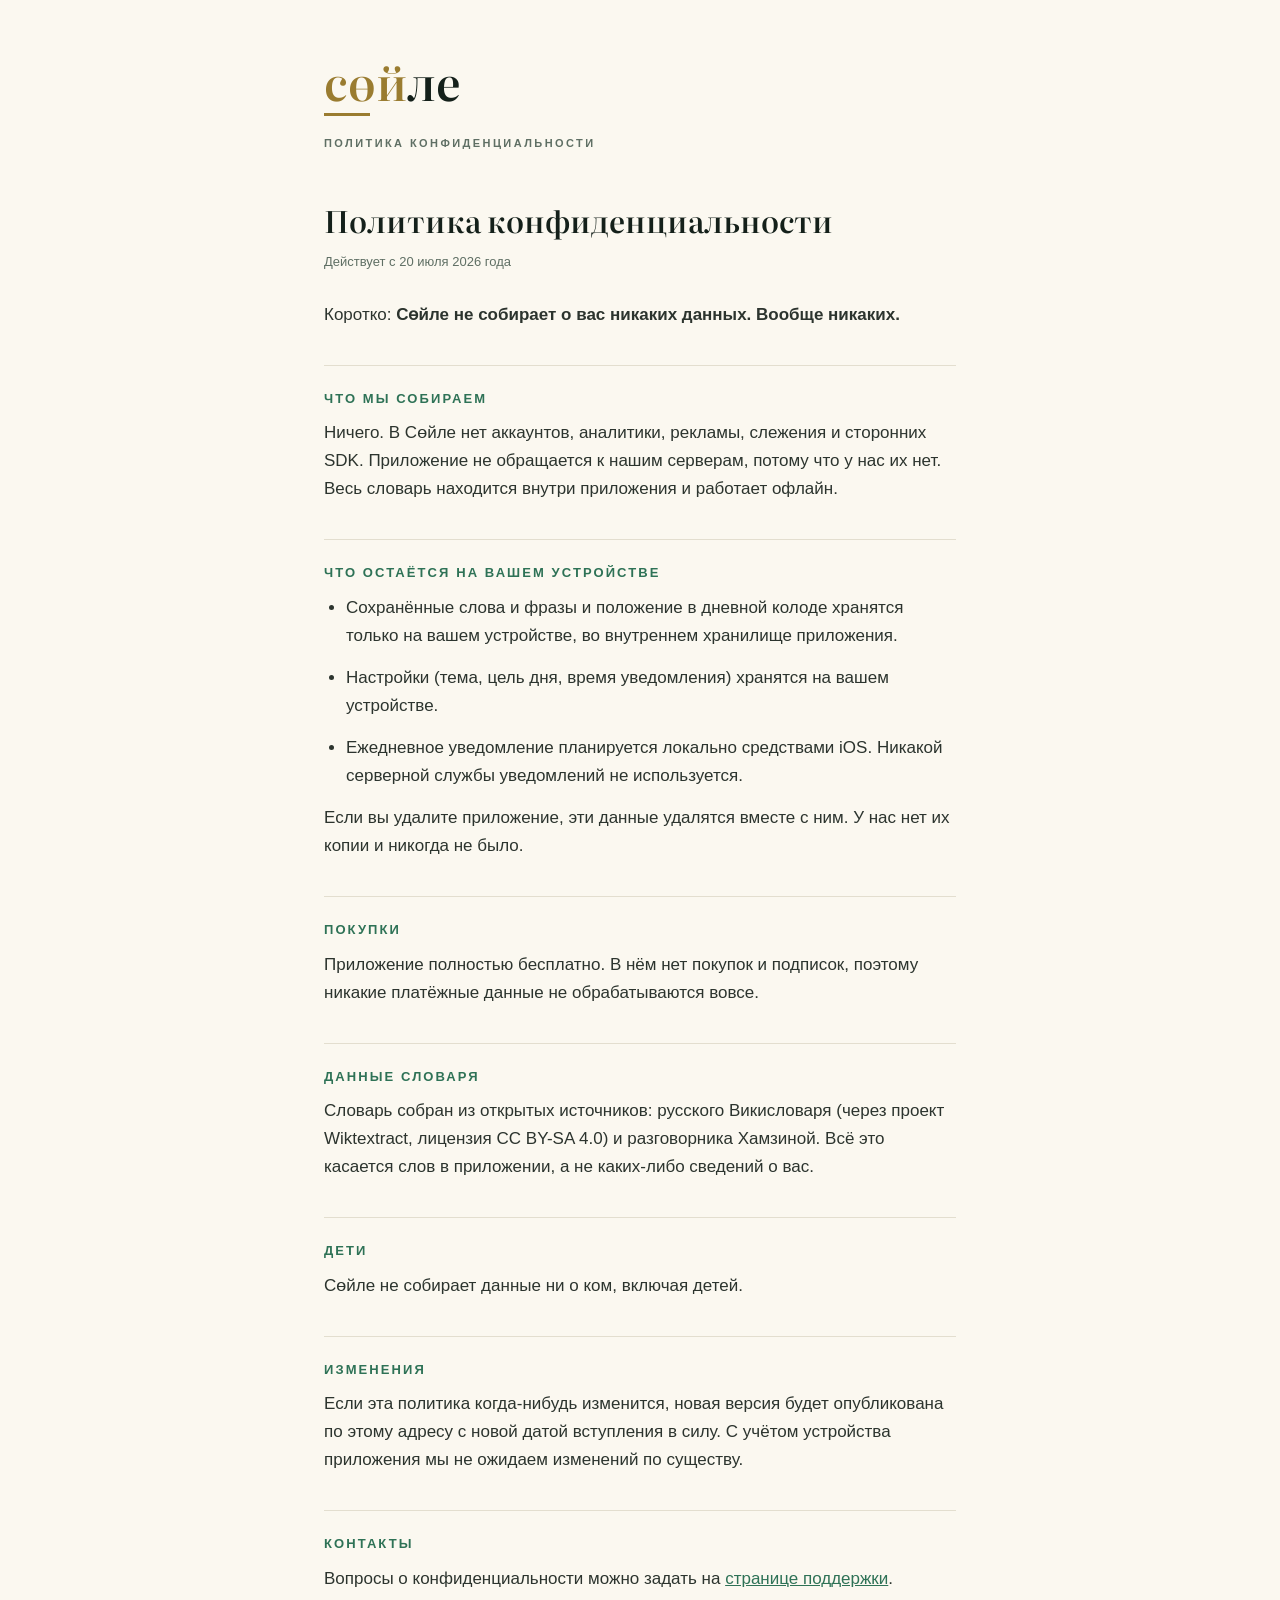
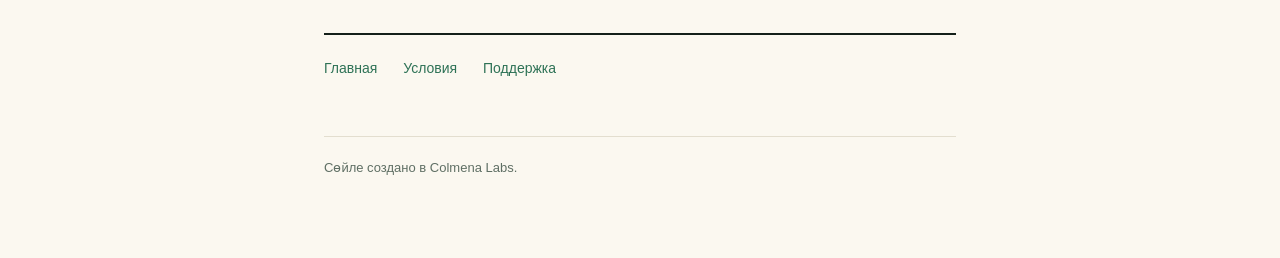
<file: privacy/index.html>
<!DOCTYPE html>
<html lang="ru">
<head>
<meta charset="utf-8">
<meta name="viewport" content="width=device-width, initial-scale=1">
<title>Политика конфиденциальности — Сөйле</title>
<link rel="stylesheet" href="../style.css">
</head>
<body>
<header>
  <a class="mark" href="../"><b>сөй</b>ле<span class="tick"></span></a>
  <div class="meta">Политика конфиденциальности</div>
</header>

<h1>Политика конфиденциальности</h1>
<p class="updated">Действует с 20 июля 2026 года</p>

<p>Коротко: <strong>Сөйле не собирает о вас никаких данных. Вообще никаких.</strong></p>

<h2>Что мы собираем</h2>
<p>Ничего. В Сөйле нет аккаунтов, аналитики, рекламы, слежения и сторонних SDK. Приложение не обращается к нашим серверам, потому что у нас их нет. Весь словарь находится внутри приложения и работает офлайн.</p>

<h2>Что остаётся на вашем устройстве</h2>
<ul>
  <li>Сохранённые слова и фразы и положение в дневной колоде хранятся только на вашем устройстве, во внутреннем хранилище приложения.</li>
  <li>Настройки (тема, цель дня, время уведомления) хранятся на вашем устройстве.</li>
  <li>Ежедневное уведомление планируется локально средствами iOS. Никакой серверной службы уведомлений не используется.</li>
</ul>
<p>Если вы удалите приложение, эти данные удалятся вместе с ним. У нас нет их копии и никогда не было.</p>

<h2>Покупки</h2>
<p>Приложение полностью бесплатно. В нём нет покупок и подписок, поэтому никакие платёжные данные не обрабатываются вовсе.</p>

<h2>Данные словаря</h2>
<p>Словарь собран из открытых источников: русского Викисловаря (через проект Wiktextract, лицензия CC BY-SA 4.0) и разговорника Хамзиной. Всё это касается слов в приложении, а не каких-либо сведений о вас.</p>

<h2>Дети</h2>
<p>Сөйле не собирает данные ни о ком, включая детей.</p>

<h2>Изменения</h2>
<p>Если эта политика когда-нибудь изменится, новая версия будет опубликована по этому адресу с новой датой вступления в силу. С учётом устройства приложения мы не ожидаем изменений по существу.</p>

<h2>Контакты</h2>
<p>Вопросы о конфиденциальности можно задать на <a href="../support/">странице поддержки</a>.</p>

<nav>
  <a href="../">Главная</a>
  <a href="../terms/">Условия</a>
  <a href="../support/">Поддержка</a>
</nav>

<footer>Сөйле создано в Colmena Labs.</footer>
</body>
</html>
</file>
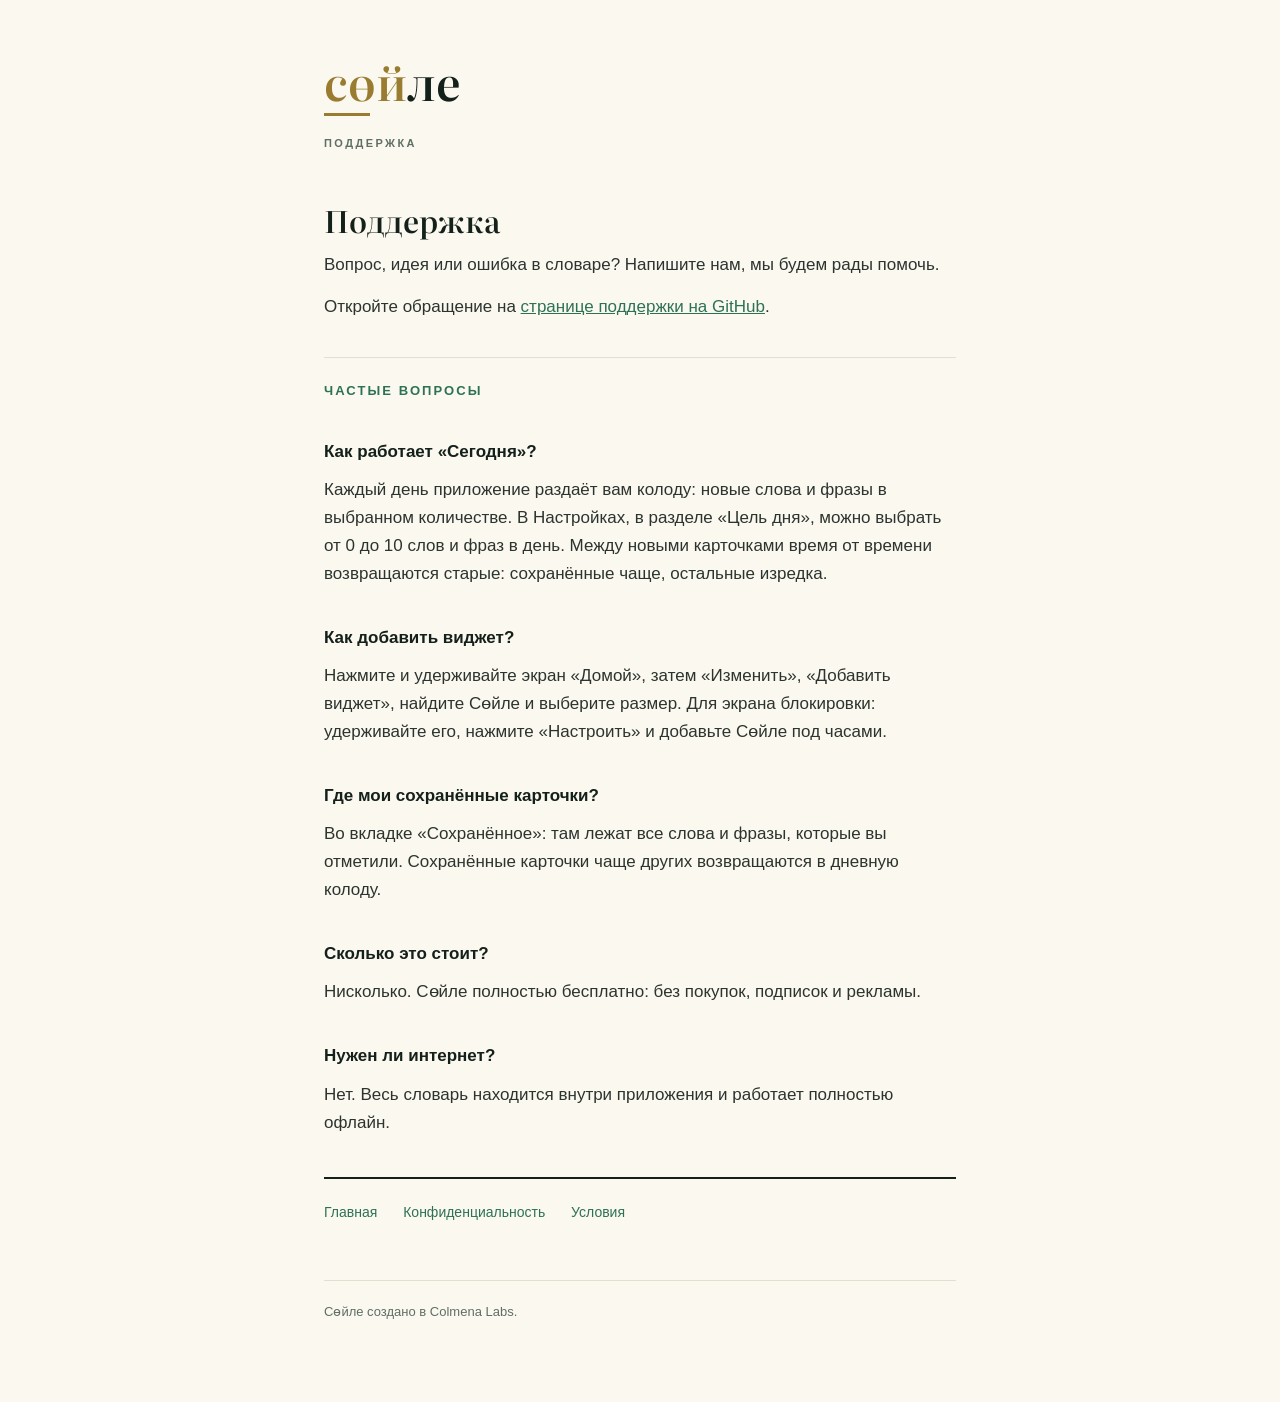
<file: support/index.html>
<!DOCTYPE html>
<html lang="ru">
<head>
<meta charset="utf-8">
<meta name="viewport" content="width=device-width, initial-scale=1">
<title>Поддержка — Сөйле</title>
<link rel="stylesheet" href="../style.css">
</head>
<body>
<header>
  <a class="mark" href="../"><b>сөй</b>ле<span class="tick"></span></a>
  <div class="meta">Поддержка</div>
</header>

<h1>Поддержка</h1>
<p>Вопрос, идея или ошибка в словаре? Напишите нам, мы будем рады помочь.</p>
<p>Откройте обращение на <a href="https://github.com/emmanueljcolmenares/soyle-site/issues">странице поддержки на GitHub</a>.</p>

<h2>Частые вопросы</h2>

<h2 style="border-top:0;padding-top:0;color:var(--ink);text-transform:none;letter-spacing:0;font-size:17px;font-weight:600;">Как работает «Сегодня»?</h2>
<p>Каждый день приложение раздаёт вам колоду: новые слова и фразы в выбранном количестве. В Настройках, в разделе «Цель дня», можно выбрать от 0 до 10 слов и фраз в день. Между новыми карточками время от времени возвращаются старые: сохранённые чаще, остальные изредка.</p>

<h2 style="border-top:0;padding-top:0;color:var(--ink);text-transform:none;letter-spacing:0;font-size:17px;font-weight:600;">Как добавить виджет?</h2>
<p>Нажмите и удерживайте экран «Домой», затем «Изменить», «Добавить виджет», найдите Сөйле и выберите размер. Для экрана блокировки: удерживайте его, нажмите «Настроить» и добавьте Сөйле под часами.</p>

<h2 style="border-top:0;padding-top:0;color:var(--ink);text-transform:none;letter-spacing:0;font-size:17px;font-weight:600;">Где мои сохранённые карточки?</h2>
<p>Во вкладке «Сохранённое»: там лежат все слова и фразы, которые вы отметили. Сохранённые карточки чаще других возвращаются в дневную колоду.</p>

<h2 style="border-top:0;padding-top:0;color:var(--ink);text-transform:none;letter-spacing:0;font-size:17px;font-weight:600;">Сколько это стоит?</h2>
<p>Нисколько. Сөйле полностью бесплатно: без покупок, подписок и рекламы.</p>

<h2 style="border-top:0;padding-top:0;color:var(--ink);text-transform:none;letter-spacing:0;font-size:17px;font-weight:600;">Нужен ли интернет?</h2>
<p>Нет. Весь словарь находится внутри приложения и работает полностью офлайн.</p>

<nav>
  <a href="../">Главная</a>
  <a href="../privacy/">Конфиденциальность</a>
  <a href="../terms/">Условия</a>
</nav>

<footer>Сөйле создано в Colmena Labs.</footer>
</body>
</html>
</file>
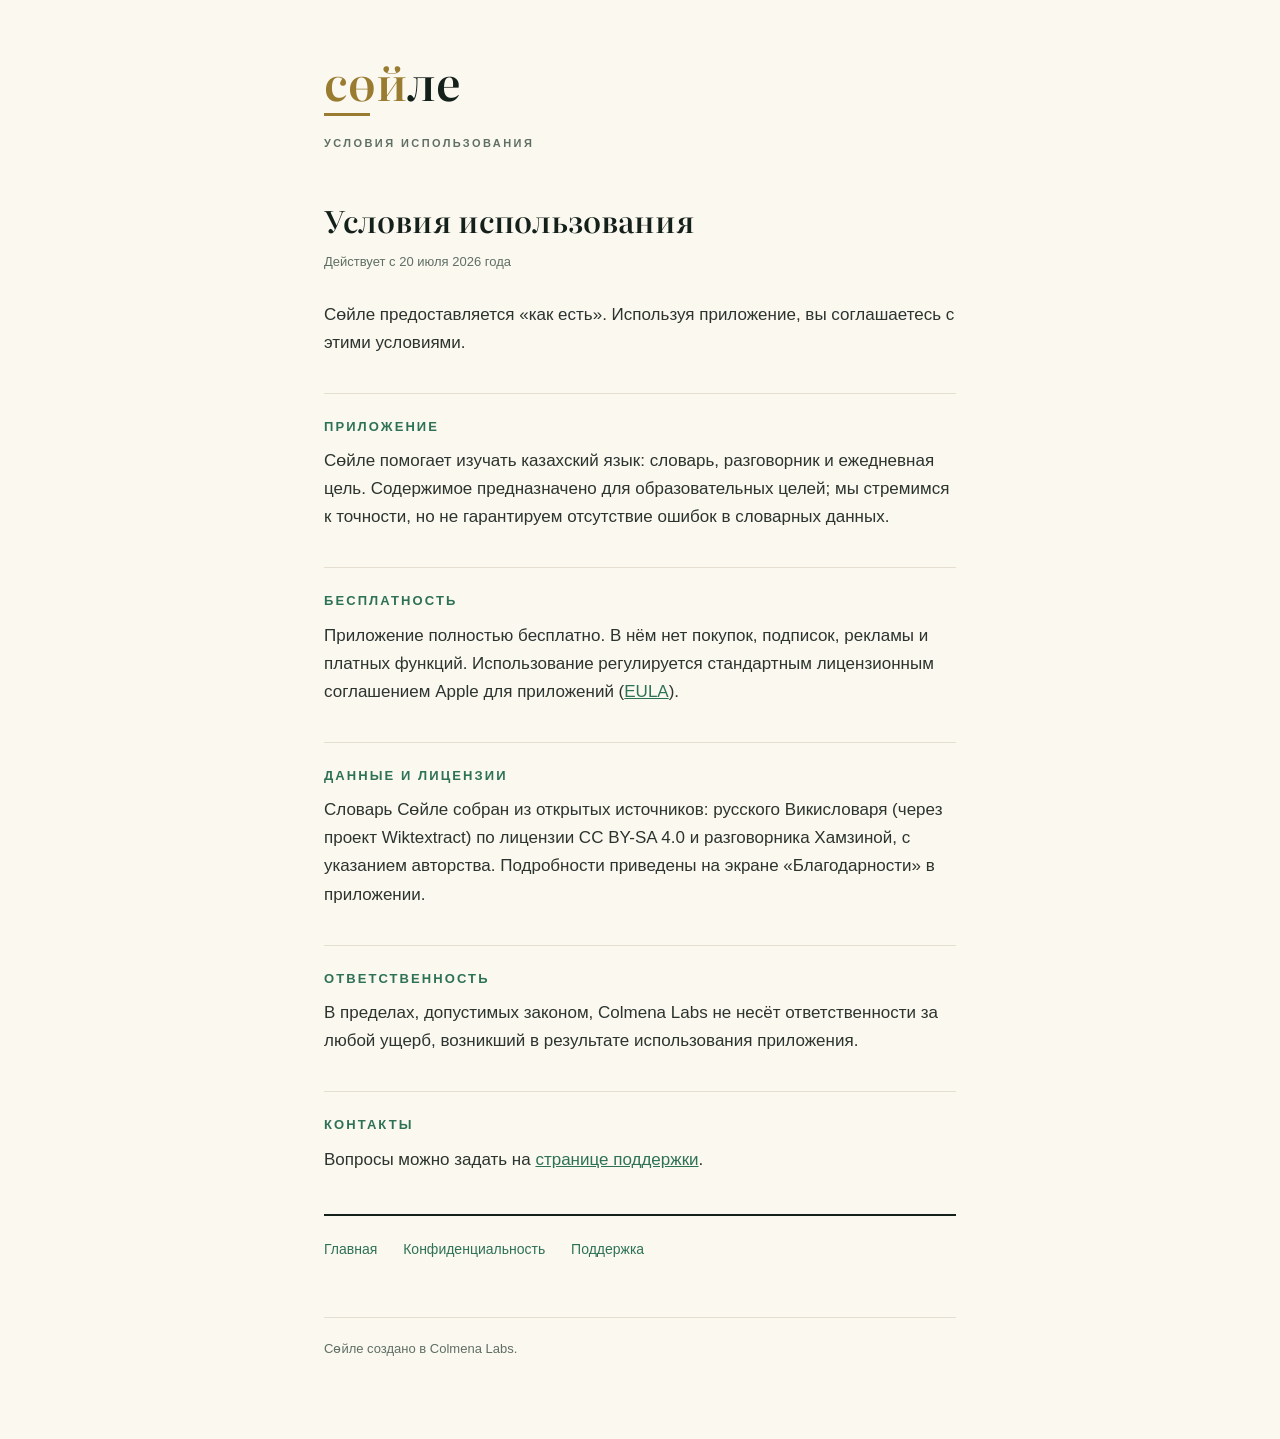
<file: terms/index.html>
<!DOCTYPE html>
<html lang="ru">
<head>
<meta charset="utf-8">
<meta name="viewport" content="width=device-width, initial-scale=1">
<title>Условия использования — Сөйле</title>
<link rel="stylesheet" href="../style.css">
</head>
<body>
<header>
  <a class="mark" href="../"><b>сөй</b>ле<span class="tick"></span></a>
  <div class="meta">Условия использования</div>
</header>

<h1>Условия использования</h1>
<p class="updated">Действует с 20 июля 2026 года</p>

<p>Сөйле предоставляется «как есть». Используя приложение, вы соглашаетесь с этими условиями.</p>

<h2>Приложение</h2>
<p>Сөйле помогает изучать казахский язык: словарь, разговорник и ежедневная цель. Содержимое предназначено для образовательных целей; мы стремимся к точности, но не гарантируем отсутствие ошибок в словарных данных.</p>

<h2>Бесплатность</h2>
<p>Приложение полностью бесплатно. В нём нет покупок, подписок, рекламы и платных функций. Использование регулируется стандартным лицензионным соглашением Apple для приложений (<a href="https://www.apple.com/legal/internet-services/itunes/dev/stdeula/">EULA</a>).</p>

<h2>Данные и лицензии</h2>
<p>Словарь Сөйле собран из открытых источников: русского Викисловаря (через проект Wiktextract) по лицензии CC BY-SA 4.0 и разговорника Хамзиной, с указанием авторства. Подробности приведены на экране «Благодарности» в приложении.</p>

<h2>Ответственность</h2>
<p>В пределах, допустимых законом, Colmena Labs не несёт ответственности за любой ущерб, возникший в результате использования приложения.</p>

<h2>Контакты</h2>
<p>Вопросы можно задать на <a href="../support/">странице поддержки</a>.</p>

<nav>
  <a href="../">Главная</a>
  <a href="../privacy/">Конфиденциальность</a>
  <a href="../support/">Поддержка</a>
</nav>

<footer>Сөйле создано в Colmena Labs.</footer>
</body>
</html>
</file>
<file: style.css>
@font-face {
  font-family: 'Literata Hero';
  src: url('Literata-Hero.ttf');
  font-display: swap;
}
:root {
  --paper: #FBF8F0;
  --ink: #14201A;
  --muted: #5F6F64;
  --rule: #E3DECF;
  --accent: #2E7256;   /* steppe green */
  --gold:   #9A7C30;
}
* { margin: 0; box-sizing: border-box; }
body {
  background: var(--paper);
  color: var(--ink);
  font: 17px/1.65 -apple-system, BlinkMacSystemFont, 'Helvetica Neue', sans-serif;
  max-width: 680px;
  margin: 0 auto;
  padding: 56px 24px 80px;
}
header { margin-bottom: 44px; }
.mark {
  font-family: 'Literata Hero', Georgia, serif;
  font-size: 46px;
  line-height: 1.1;
  text-decoration: none;
  color: var(--ink);
  display: inline-block;
}
.mark b { color: var(--gold); font-weight: 400; }
.mark .tick { display: block; width: 46px; height: 3px; background: var(--gold); margin-top: 6px; }
.meta {
  font-size: 11px;
  font-weight: 600;
  letter-spacing: .22em;
  text-transform: uppercase;
  color: var(--muted);
  margin-top: 18px;
}
h1 { font-family: 'Literata Hero', Georgia, serif; font-weight: 400; font-size: 30px; margin: 36px 0 6px; }
h2 { font-size: 13px; font-weight: 600; letter-spacing: .16em; text-transform: uppercase; color: var(--accent); margin: 36px 0 10px; border-top: 1px solid var(--rule); padding-top: 22px; }
p, li { color: #2C342E; margin-bottom: 14px; }
ul { padding-left: 22px; }
a { color: var(--accent); }
nav { margin-top: 40px; padding-top: 22px; border-top: 2px solid var(--ink); font-size: 14px; }
nav a { margin-right: 22px; text-decoration: none; }
nav a:hover { text-decoration: underline; }
.updated { font-size: 13px; color: var(--muted); margin-bottom: 28px; }
footer { margin-top: 56px; padding-top: 20px; border-top: 1px solid var(--rule); font-size: 13px; color: var(--muted); }
</file>
